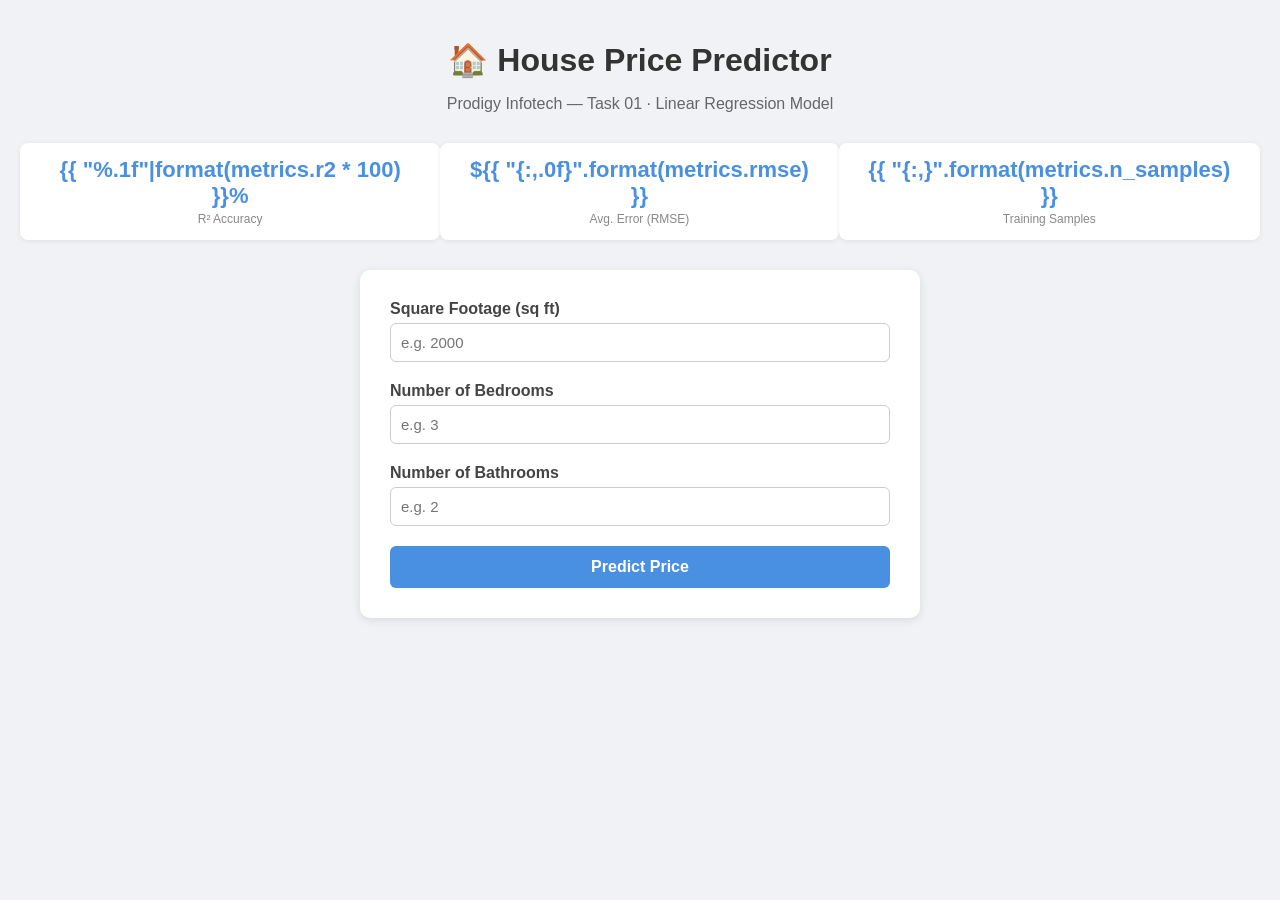
<file: house_price_predictor/templates/index.html>
<!DOCTYPE html>
<html lang="en">
<head>
  <meta charset="UTF-8" />
  <meta name="viewport" content="width=device-width, initial-scale=1.0" />
  <title>House Price Predictor</title>
  <style>
    body {
      font-family: Arial, sans-serif;
      background-color: #f0f2f5;
      margin: 0;
      padding: 20px;
    }

    h1 {
      text-align: center;
      color: #333;
      margin-bottom: 5px;
    }

    p.subtitle {
      text-align: center;
      color: #666;
      margin-bottom: 30px;
    }

    .container {
      max-width: 500px;
      margin: 0 auto;
      background: white;
      padding: 30px;
      border-radius: 10px;
      box-shadow: 0 2px 10px rgba(0,0,0,0.1);
    }

    label {
      display: block;
      margin-bottom: 5px;
      font-weight: bold;
      color: #444;
    }

    input[type="number"] {
      width: 100%;
      padding: 10px;
      margin-bottom: 20px;
      border: 1px solid #ccc;
      border-radius: 6px;
      font-size: 15px;
      box-sizing: border-box;
    }

    button {
      width: 100%;
      padding: 12px;
      background-color: #4a90e2;
      color: white;
      font-size: 16px;
      font-weight: bold;
      border: none;
      border-radius: 6px;
      cursor: pointer;
    }

    button:hover {
      background-color: #357abd;
    }

    .result {
      margin-top: 25px;
      padding: 20px;
      background-color: #e8f4e8;
      border: 1px solid #a3d9a3;
      border-radius: 8px;
      text-align: center;
      display: none;
    }

    .result h2 {
      color: #2e7d32;
      margin-bottom: 8px;
    }

    .result .price {
      font-size: 32px;
      font-weight: bold;
      color: #1b5e20;
    }

    .result .range {
      color: #555;
      font-size: 14px;
      margin-top: 6px;
    }

    .error {
      margin-top: 15px;
      padding: 12px;
      background-color: #fdecea;
      border: 1px solid #f5c6cb;
      border-radius: 6px;
      color: #c0392b;
      display: none;
    }

    .stats {
      display: flex;
      justify-content: space-around;
      margin-bottom: 30px;
      text-align: center;
    }

    .stat {
      background: white;
      padding: 14px 20px;
      border-radius: 8px;
      box-shadow: 0 1px 5px rgba(0,0,0,0.08);
    }

    .stat .value {
      font-size: 22px;
      font-weight: bold;
      color: #4a90e2;
    }

    .stat .label {
      font-size: 12px;
      color: #888;
      margin-top: 3px;
    }
  </style>
</head>
<body>

  <h1>🏠 House Price Predictor</h1>
  <p class="subtitle">Prodigy Infotech — Task 01 · Linear Regression Model</p>

  <!-- Model Stats -->
  <div class="stats">
    <div class="stat">
      <div class="value">{{ "%.1f"|format(metrics.r2 * 100) }}%</div>
      <div class="label">R² Accuracy</div>
    </div>
    <div class="stat">
      <div class="value">${{ "{:,.0f}".format(metrics.rmse) }}</div>
      <div class="label">Avg. Error (RMSE)</div>
    </div>
    <div class="stat">
      <div class="value">{{ "{:,}".format(metrics.n_samples) }}</div>
      <div class="label">Training Samples</div>
    </div>
  </div>

  <!-- Input Form -->
  <div class="container">

    <label for="sqft">Square Footage (sq ft)</label>
    <input type="number" id="sqft" placeholder="e.g. 2000" min="100" max="15000" />

    <label for="bedrooms">Number of Bedrooms</label>
    <input type="number" id="bedrooms" placeholder="e.g. 3" min="1" max="10" />

    <label for="bathrooms">Number of Bathrooms</label>
    <input type="number" id="bathrooms" placeholder="e.g. 2" min="1" max="8" />

    <button onclick="predict()">Predict Price</button>

    <!-- Error message -->
    <div class="error" id="error-box"></div>

    <!-- Result -->
    <div class="result" id="result-box">
      <h2>Estimated Price</h2>
      <div class="price" id="result-price">—</div>
      <div class="range" id="result-range">—</div>
    </div>

  </div>

  <script>
    async function predict() {
      const sqft      = +document.getElementById('sqft').value;
      const bedrooms  = +document.getElementById('bedrooms').value;
      const bathrooms = +document.getElementById('bathrooms').value;

      const errorBox  = document.getElementById('error-box');
      const resultBox = document.getElementById('result-box');

      // Hide previous results
      errorBox.style.display  = 'none';
      resultBox.style.display = 'none';

      // Basic validation
      if (!sqft || sqft < 100) {
        errorBox.textContent = 'Please enter a valid square footage (at least 100).';
        errorBox.style.display = 'block';
        return;
      }
      if (!bedrooms || bedrooms < 1) {
        errorBox.textContent = 'Please enter a valid number of bedrooms.';
        errorBox.style.display = 'block';
        return;
      }
      if (!bathrooms || bathrooms < 1) {
        errorBox.textContent = 'Please enter a valid number of bathrooms.';
        errorBox.style.display = 'block';
        return;
      }

      // Call the backend
      try {
        const response = await fetch('/predict', {
          method: 'POST',
          headers: { 'Content-Type': 'application/json' },
          body: JSON.stringify({ sqft, bedrooms, bathrooms })
        });

        const data = await response.json();

        if (data.error) {
          errorBox.textContent = data.error;
          errorBox.style.display = 'block';
          return;
        }

        // Show result
        const fmt = v => '$' + Math.round(v).toLocaleString('en-US');
        document.getElementById('result-price').textContent = fmt(data.price);
        document.getElementById('result-range').textContent =
          'Estimated range: ' + fmt(data.low) + ' – ' + fmt(data.high);

        resultBox.style.display = 'block';

      } catch (err) {
        errorBox.textContent = 'Something went wrong. Make sure the server is running.';
        errorBox.style.display = 'block';
      }
    }
  </script>

</body>
</html>
</file>
